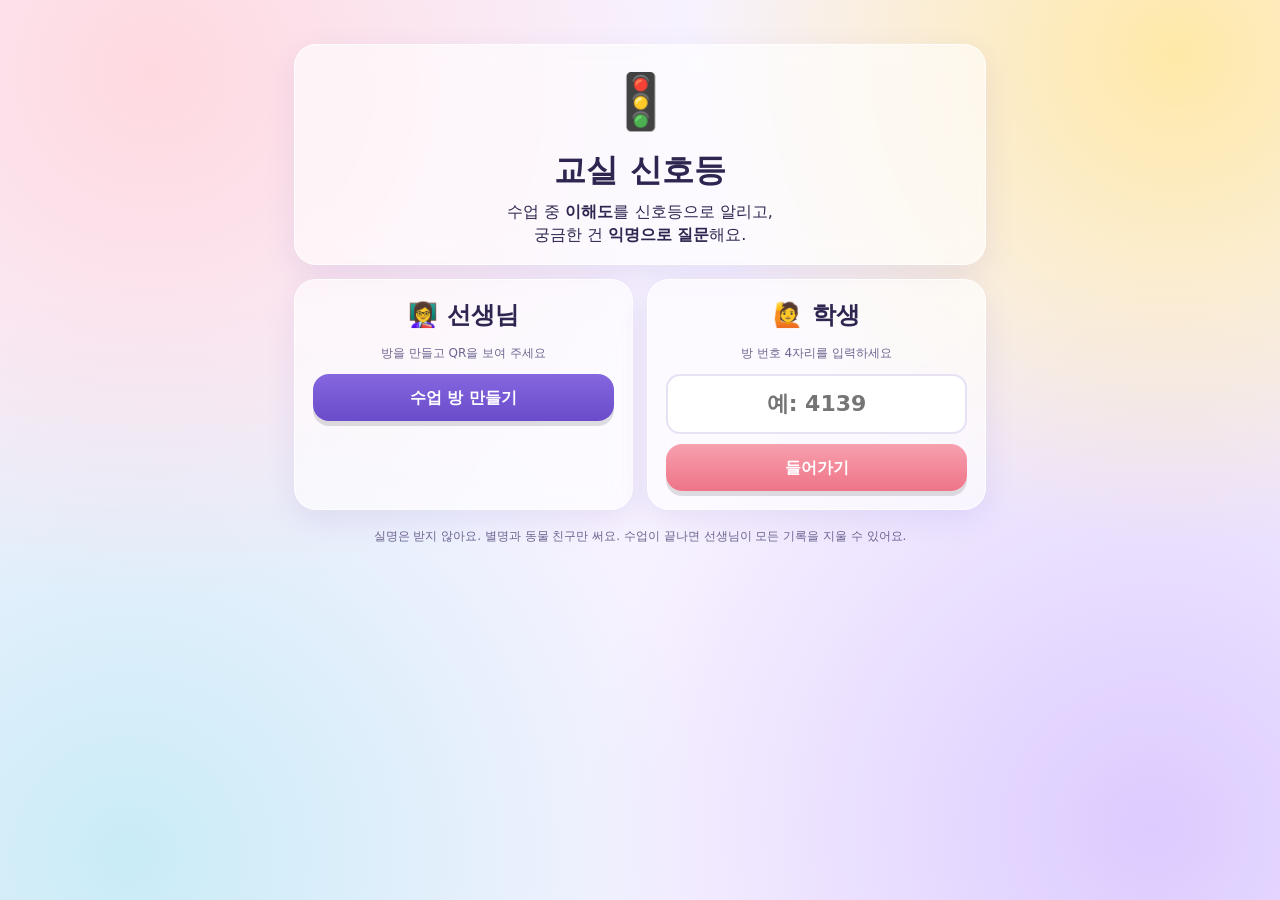
<file: index.html>
<!DOCTYPE html>
<html lang="ko">
<head>
<meta charset="utf-8">
<meta name="viewport" content="width=device-width, initial-scale=1">
<title>교실 신호등 · Class Pulse</title>
<link rel="stylesheet" href="style.css">
</head>
<body>
<div class="wrap" style="max-width:720px">
  <div class="glass center" style="margin:30px 0 14px">
    <div style="font-size:54px">🚦</div>
    <h1 style="font-size:32px;margin:6px 0">교실 신호등</h1>
    <p style="margin:0">수업 중 <b>이해도</b>를 신호등으로 알리고,<br>궁금한 건 <b>익명으로 질문</b>해요.</p>
  </div>

  <div class="grid2b" style="grid-template-columns:1fr 1fr">
    <div class="glass center">
      <h2>👩‍🏫 선생님</h2>
      <p class="small">방을 만들고 QR을 보여 주세요</p>
      <a href="teacher.html"><button class="jelly btn-violet" style="width:100%">수업 방 만들기</button></a>
    </div>
    <div class="glass center">
      <h2>🙋 학생</h2>
      <p class="small">방 번호 4자리를 입력하세요</p>
      <input id="code" inputmode="numeric" maxlength="4" placeholder="예: 4139" style="text-align:center;font-size:22px;font-weight:800">
      <button id="go" class="jelly btn-pink" style="width:100%;margin-top:10px">들어가기</button>
    </div>
  </div>
  <p class="small center" style="margin-top:18px">실명은 받지 않아요. 별명과 동물 친구만 써요. 수업이 끝나면 선생님이 모든 기록을 지울 수 있어요.</p>
</div>
<script>
  const go = () => {
    const c = document.getElementById('code').value.trim();
    if (!/^[0-9]{4}$/.test(c)) { alert('방 번호는 숫자 4자리예요.'); return; }
    location.href = 'student.html?code=' + c;
  };
  document.getElementById('go').onclick = go;
  document.getElementById('code').addEventListener('keydown', e => { if (e.key === 'Enter') go(); });
</script>
</body>
</html>
</file>
<file: style.css>
/* ===== 교실 신호등 디자인 규칙 (이름 붙인 규칙) =====
   glass: 유리 카드 | jelly + btn-violet: 젤리 버튼 | chip/pill: 알약 | sig-*: 신호등 3색 */
:root{
  --violet:#5b3fb0; --pink:#f08a9b; --yellow:#f6b942; --mint:#5cc7a9; --sky:#70b4f0; --ink:#2e2650;
  --green:#3fba7c; --amber:#f5b83d; --red:#ee5a6f;
  --glass:rgba(255,255,255,.62); --line:rgba(255,255,255,.8);
}
*{box-sizing:border-box}
html,body{margin:0;min-height:100%}
body{
  font-family:'Pretendard','Noto Sans KR','Apple SD Gothic Neo','Malgun Gothic',system-ui,sans-serif;
  color:var(--ink); line-height:1.45;
  background:
    radial-gradient(circle at 12% 8%, #ffd9e0 0, transparent 38%),
    radial-gradient(circle at 92% 6%, #ffe9a8 0, transparent 34%),
    radial-gradient(circle at 10% 95%, #c9ecf7 0, transparent 40%),
    radial-gradient(circle at 90% 92%, #dccbff 0, transparent 40%),
    #f7f2ff;
  background-attachment:fixed;
}
h1,h2,h3{margin:0}
.wrap{max-width:1180px;margin:0 auto;padding:14px}
.glass{background:var(--glass);backdrop-filter:blur(14px);-webkit-backdrop-filter:blur(14px);
  border:1px solid var(--line);border-radius:22px;box-shadow:0 10px 30px rgba(91,63,176,.10);padding:18px}
.topbar{display:flex;align-items:center;gap:12px;flex-wrap:wrap;margin-bottom:14px;padding:12px 16px}
.logo{width:40px;height:40px;border-radius:12px;background:var(--violet);display:grid;place-items:center;font-size:22px}
.topbar .grow{flex:1;min-width:140px}
.small{font-size:12px;color:#6d6590}
.big-code{font-size:56px;font-weight:900;letter-spacing:6px;color:var(--violet);text-align:center}

/* 버튼 */
button{font:inherit;cursor:pointer;border:0}
.jelly{border-radius:16px;padding:12px 18px;font-weight:800;box-shadow:0 5px 0 rgba(0,0,0,.12);transition:transform .08s}
.jelly:active{transform:translateY(3px);box-shadow:0 2px 0 rgba(0,0,0,.12)}
.jelly:disabled{opacity:.5;cursor:not-allowed}
.btn-violet{background:linear-gradient(#8567e0,#6a4bc9);color:#fff}
.btn-pink{background:linear-gradient(#f7a0ae,#ee7488);color:#fff}
.btn-white{background:#fff;color:var(--ink)}
.btn-mini{padding:5px 10px;border-radius:10px;font-size:12px;font-weight:700;background:#fff;color:var(--ink);box-shadow:0 2px 0 rgba(0,0,0,.1)}

/* 입력 */
input,textarea,select{font:inherit;width:100%;padding:12px 14px;border-radius:14px;border:2px solid rgba(91,63,176,.15);background:rgba(255,255,255,.9);color:var(--ink)}
input:focus,textarea:focus,select:focus{outline:none;border-color:var(--violet)}
label{display:block;font-weight:800;font-size:13px;margin:12px 0 6px}

/* 알약 */
.pill{display:inline-flex;align-items:center;gap:6px;padding:6px 12px;border-radius:999px;background:#fff;font-weight:800;font-size:13px}
.timer{font-size:26px;font-weight:900;padding:6px 16px}
.chip{display:inline-flex;align-items:center;gap:6px;padding:5px 12px 5px 6px;border-radius:999px;background:#fff;font-weight:700;font-size:13px;border:3px solid transparent}
.chip .av{font-size:20px}
.chip.sig-green{border-color:var(--green)} .chip.sig-yellow{border-color:var(--amber)} .chip.sig-red{border-color:var(--red)}
.chips{display:flex;flex-wrap:wrap;gap:8px}

/* 레이아웃 */
.grid2{display:grid;grid-template-columns:340px 1fr;gap:14px}
.grid2b{display:grid;grid-template-columns:1.2fr 1fr;gap:14px}
@media (max-width:820px){.grid2,.grid2b{grid-template-columns:1fr}}
.stack{display:flex;flex-direction:column;gap:14px}
.row{display:flex;gap:10px;flex-wrap:wrap;align-items:center}
.center{text-align:center}
[hidden]{display:none!important}

/* QR */
.qr{background:#fff;border-radius:18px;padding:12px;max-width:260px;margin:0 auto}
.qr svg{width:100%;height:auto;display:block}
.url{font-size:11px;color:#6d6590;word-break:break-all;text-align:center;margin-top:8px}

/* 신호등 미터 (선생님) */
.meter{display:grid;grid-template-columns:90px 1fr 56px;gap:10px;align-items:center;margin:10px 0}
.meter .bar{height:30px;border-radius:999px;background:rgba(0,0,0,.06);overflow:hidden}
.meter .bar i{display:block;height:100%;border-radius:999px;transition:width .5s ease;min-width:0}
.meter b{font-size:20px;text-align:right}
.i-green{background:var(--green)} .i-yellow{background:var(--amber)} .i-red{background:var(--red)}
.nudge{margin-top:10px;padding:12px 14px;border-radius:14px;background:#fff3cf;font-weight:800}

/* 학생 신호 버튼 */
.sig-btns{display:grid;gap:12px}
.sig{width:100%;padding:20px 14px;border-radius:22px;font-size:20px;font-weight:900;color:#fff;box-shadow:0 7px 0 rgba(0,0,0,.14);display:flex;align-items:center;justify-content:center;gap:10px;border:5px solid transparent}
.sig:active{transform:translateY(4px);box-shadow:0 3px 0 rgba(0,0,0,.14)}
.sig small{display:block;font-size:12px;font-weight:700;opacity:.9}
.sig.green{background:var(--green)} .sig.yellow{background:var(--amber);color:#4a3600} .sig.red{background:var(--red)}
.sig.on{border-color:var(--ink);transform:scale(1.02)}
.sig.dim{opacity:.55}

/* 질문 */
.q{background:#fff;border-radius:16px;padding:12px 14px;margin-bottom:10px;display:flex;gap:10px;align-items:flex-start}
.q.answered{opacity:.55}
.q .body{flex:1;word-break:break-word}
.q .meta{font-size:12px;color:#6d6590;margin-top:4px}
.like{min-width:74px;padding:8px 10px;border-radius:14px;background:#efe9ff;font-weight:800;color:var(--violet)}
.like.on{background:var(--violet);color:#fff}
.like:disabled{opacity:.5}

/* 연결 상태 표시 */
.sync{position:fixed;right:10px;bottom:10px;background:rgba(255,255,255,.9);border-radius:999px;padding:5px 12px;font-size:11px;font-weight:800;display:flex;gap:6px;align-items:center;z-index:50}
.sync i{width:8px;height:8px;border-radius:50%;background:var(--amber)}
.sync.on i{background:var(--green)}
.toast{position:fixed;left:50%;bottom:60px;transform:translateX(-50%);background:var(--ink);color:#fff;padding:10px 18px;border-radius:999px;font-weight:700;z-index:60;max-width:90vw}

/* 학생 화면 */
.phone{max-width:480px;margin:0 auto}
.animals{display:grid;grid-template-columns:repeat(4,1fr);gap:8px}
.animals button{font-size:30px;padding:8px 0;border-radius:14px;background:#fff;border:3px solid transparent}
.animals button.on{border-color:var(--violet);background:#efe9ff}
.avatar-big{width:96px;height:96px;border-radius:50%;background:var(--yellow);display:grid;place-items:center;font-size:54px;margin:0 auto 10px}
.error{color:#c0324b;font-weight:800;margin-top:8px}

/* 선생님: 수업 끝 */
.stat{display:flex;gap:10px;flex-wrap:wrap}
.stat .box{flex:1;min-width:110px;background:#fff;border-radius:16px;padding:12px;text-align:center}
.stat .box b{display:block;font-size:30px}
.ai-box{background:#fff;border-radius:16px;padding:14px;margin-top:10px}
.ai-box h3{font-size:15px;margin:8px 0 4px}
svg.chart{width:100%;height:auto;background:#fff;border-radius:16px}
</file>
